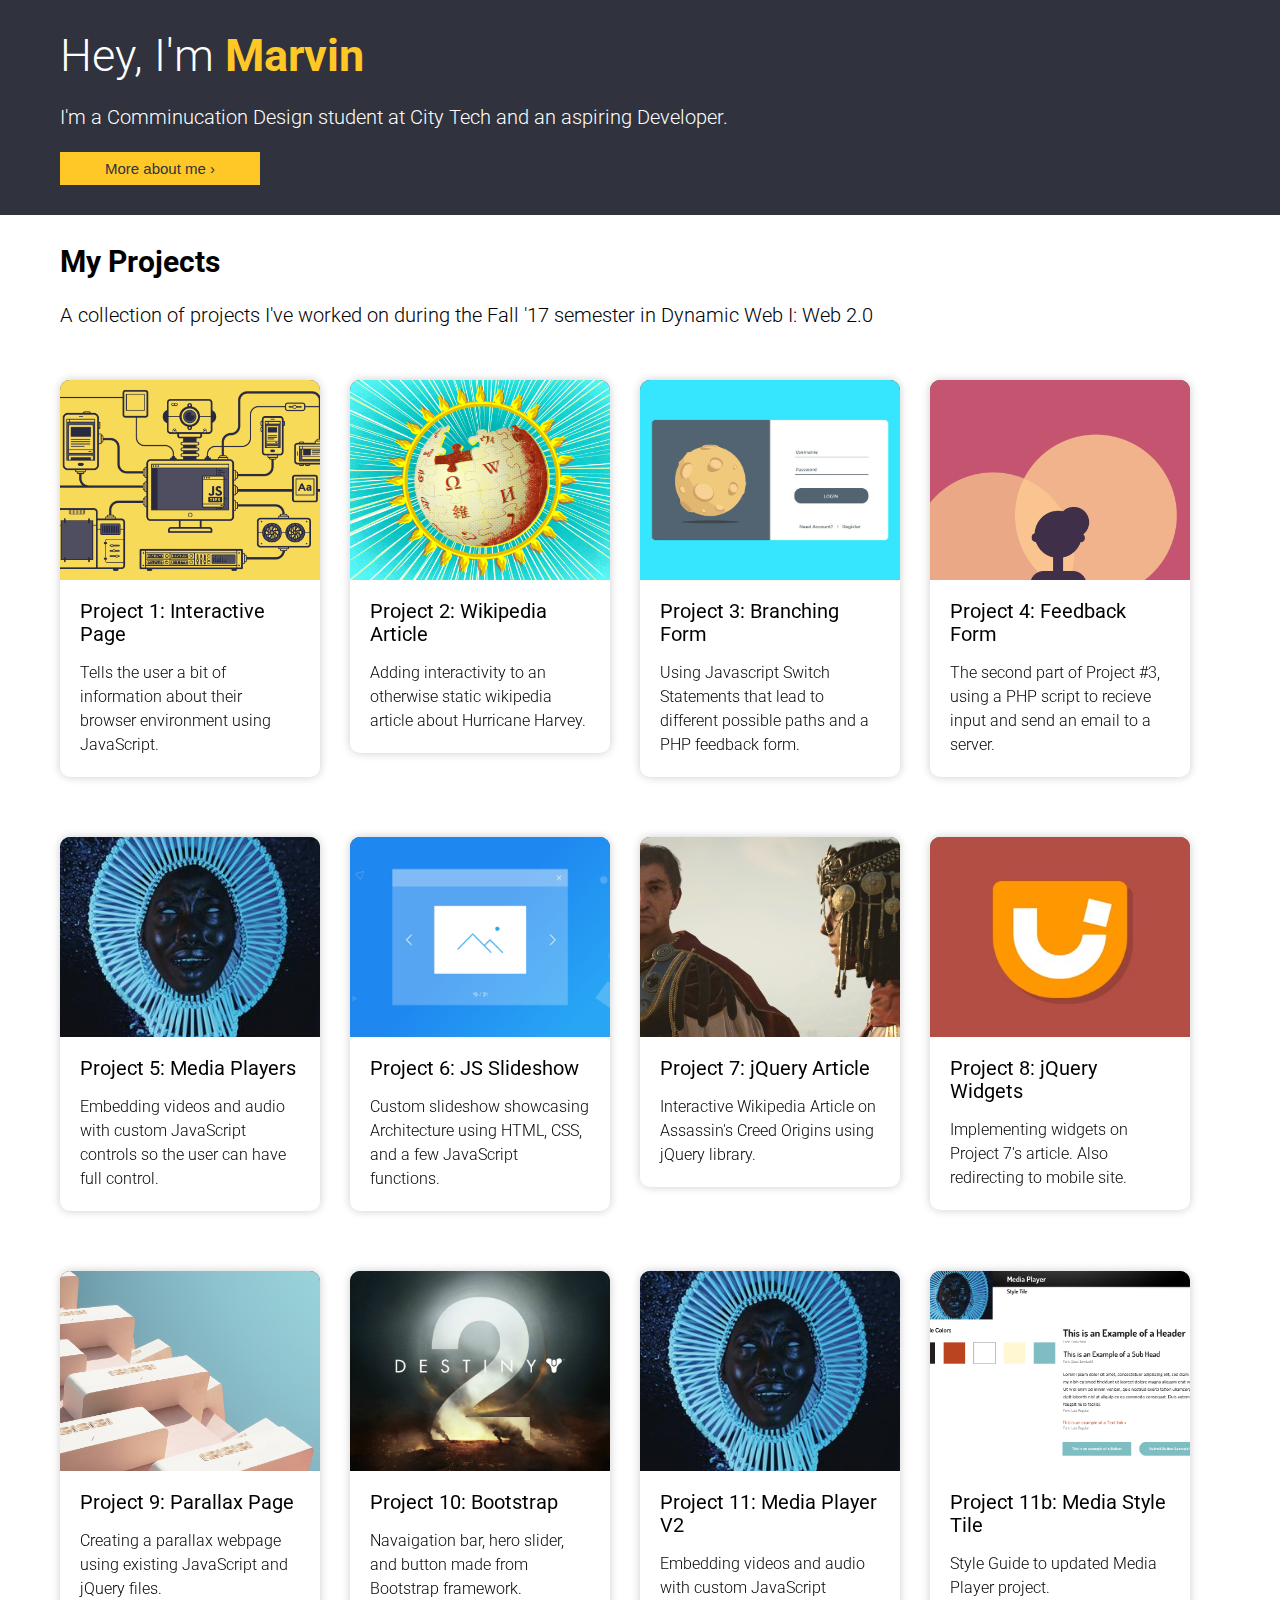
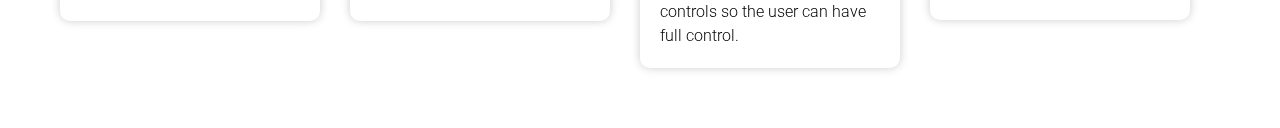
<file: index.html>
<!doctype html>
<html>
	<head>
		<meta charset="UTF-8">
		<meta name="viewport" content="width=device-width, initial-scale=1">
		<title>Marvin Martinez | Dynamic Web I: Web 2.0</title>
		<link rel="stylesheet" type="text/css" href="css/normalize.css">
		<link rel="stylesheet" type="text/css" href="css/main.css">
		<link href="https://fonts.googleapis.com/css?family=Roboto:300,400,700" rel="stylesheet">
		<script type="text/javascript" src="js/homepage.js"></script>
	</head>
	<body>
		<div id="container">
			<header>
				<div id="intro" class="wrapper">
					<h1>Hey, I'm <span>Marvin</span></h1>
					<p>I'm a Comminucation Design student at City Tech and an aspiring Developer.</p>
					<input type="button" value="More about me ›" onclick="me()" class="btn">
				</div>
			</header>
			<section>
				<div id="projects" class="wrapper">
					<h2>My Projects</h2>
					<p>A collection of projects I've worked on during the Fall '17 semester in Dynamic Web I: Web 2.0</p>
					<ul id="feed">
						<li class="feed-item hvr-grow">
							<a href="interactive-page.html">
								<div class="card">
									<figure id="project-1" class="project-img">
										<img src="img/learn-javascript.png">
									</figure>
									<div class="project-info">
										<h3>Project 1: Interactive Page</h3>
										<p class="project-copy">Tells the user a bit of information about their browser environment using JavaScript.</p>
									</div>
								</div>
							</a>
						</li>
						<li class="feed-item hvr-grow">
							<a href="wikipedia-viewer.html">
								<div class="card">
									<figure id="project-2" class="project-img">
										<img src="img/wikipedia.png">
									</figure>
									<div class="project-info">
										<h3>Project 2: Wikipedia Article</h3>
										<p class="project-copy">Adding interactivity to an otherwise static wikipedia article about Hurricane Harvey.</p>
									</div>
								</div>
							</a>
						</li>
						<li class="feed-item hvr-grow">
							<a href="branching-form.html">
								<div class="card">
									<figure id="project-3" class="project-img">
										<img src="img/branching-form.jpg">
									</figure>
									<div class="project-info">
										<h3>Project 3: Branching Form</h3>
										<p class="project-copy">Using Javascript Switch Statements that lead to different possible paths and a PHP feedback form.</p>
									</div>
								</div>
							</a>
						</li>
						<li class="feed-item hvr-grow">
							<a href="feedback.html">
								<div class="card">
									<figure id="project-4" class="project-img">
										<img src="img/feedbackform.png">
									</figure>
									<div class="project-info">
										<h3>Project 4: Feedback Form</h3>
										<p class="project-copy">The second part of Project #3, using a PHP script to recieve input and send an email to a server.</p>
									</div>
								</div>
							</a>
						</li>
						<li class="feed-item hvr-grow">
							<a href="mediaplayer.html">
								<div class="card">
									<figure id="project-5" class="project-img">
										<img src="img/awakenmylove.jpg">
									</figure>
									<div class="project-info">
										<h3>Project 5: Media Players</h3>
										<p class="project-copy">Embedding videos and audio with custom JavaScript controls so the user can have full control.</p>
									</div>
								</div>
							</a>
						</li>
						<li class="feed-item hvr-grow">
							<a href="slideshow.html">
								<div class="card">
									<figure id="project-6" class="project-img">
										<img src="img/slideshow.jpg">
									</figure>
									<div class="project-info">
										<h3>Project 6: JS Slideshow</h3>
										<p class="project-copy">Custom slideshow showcasing Architecture using HTML, CSS, and a few JavaScript functions.</p>
									</div>
								</div>
							</a>
						</li>
						<li class="feed-item hvr-grow">
							<a href="jquery-article.html">
								<div class="card">
									<figure id="project-7" class="project-img">
										<img src="img/cleo.png">
									</figure>
									<div class="project-info">
										<h3>Project 7: jQuery Article</h3>
										<p class="project-copy">Interactive Wikipedia Article on Assassin's Creed Origins using jQuery library.</p>
									</div>
								</div>
							</a>
						</li>
						<li class="feed-item hvr-grow">
							<a href="jquery-article-tooltips.html">
								<div class="card">
									<figure id="project-8" class="project-img">
										<img src="img/jquery-ui.jpg">
									</figure>
									<div class="project-info">
										<h3>Project 8: jQuery Widgets</h3>
										<p class="project-copy">Implementing widgets on Project 7's article. Also redirecting to mobile site.</p>
									</div>
								</div>
							</a>
						</li><li class="feed-item hvr-grow">
							<a href="parallax.html" target="_blank">
								<div class="card">
									<figure id="project-9" class="project-img">
										<img src="img/parallax/bcg_slide-3.jpg">
									</figure>
									<div class="project-info">
										<h3>Project 9: Parallax Page</h3>
										<p class="project-copy">Creating a parallax webpage using existing JavaScript and jQuery files.</p>
									</div>
								</div>
							</a>
						</li>
						<li class="feed-item hvr-grow">
							<a href="bootstrap.html">
								<div class="card">
									<figure id="project-10" class="project-img">
										<img src="img/bootstrap/img_3.jpg">
									</figure>
									<div class="project-info">
										<h3>Project 10: Bootstrap</h3>
										<p class="project-copy">Navaigation bar, hero slider, and button made from Bootstrap framework.</p>
									</div>
								</div>
							</a>
						</li>
						<li class="feed-item hvr-grow">
							<a href="mediaplayer-NEW.html">
								<div class="card">
									<figure id="project-11" class="project-img">
										<img src="img/awakenmylove.jpg">
									</figure>
									<div class="project-info">
										<h3>Project 11: Media Player V2</h3>
										<p class="project-copy">Embedding videos and audio with custom JavaScript controls so the user can have full control.</p>
									</div>
								</div>
							</a>
						</li>
						<li class="feed-item hvr-grow">
							<a href="img/styletile.png" target="_blank">
								<div class="card">
									<figure id="project-11b" class="project-img">
										<img src="img/styletile.png">
									</figure>
									<div class="project-info">
										<h3>Project 11b: Media Style Tile</h3>
										<p class="project-copy">Style Guide to updated Media Player project.</p>
									</div>
								</div>
							</a>
						</li>
					</ul>
				</div>
			</section>
		</div>
	</body> 
</html>
</file>
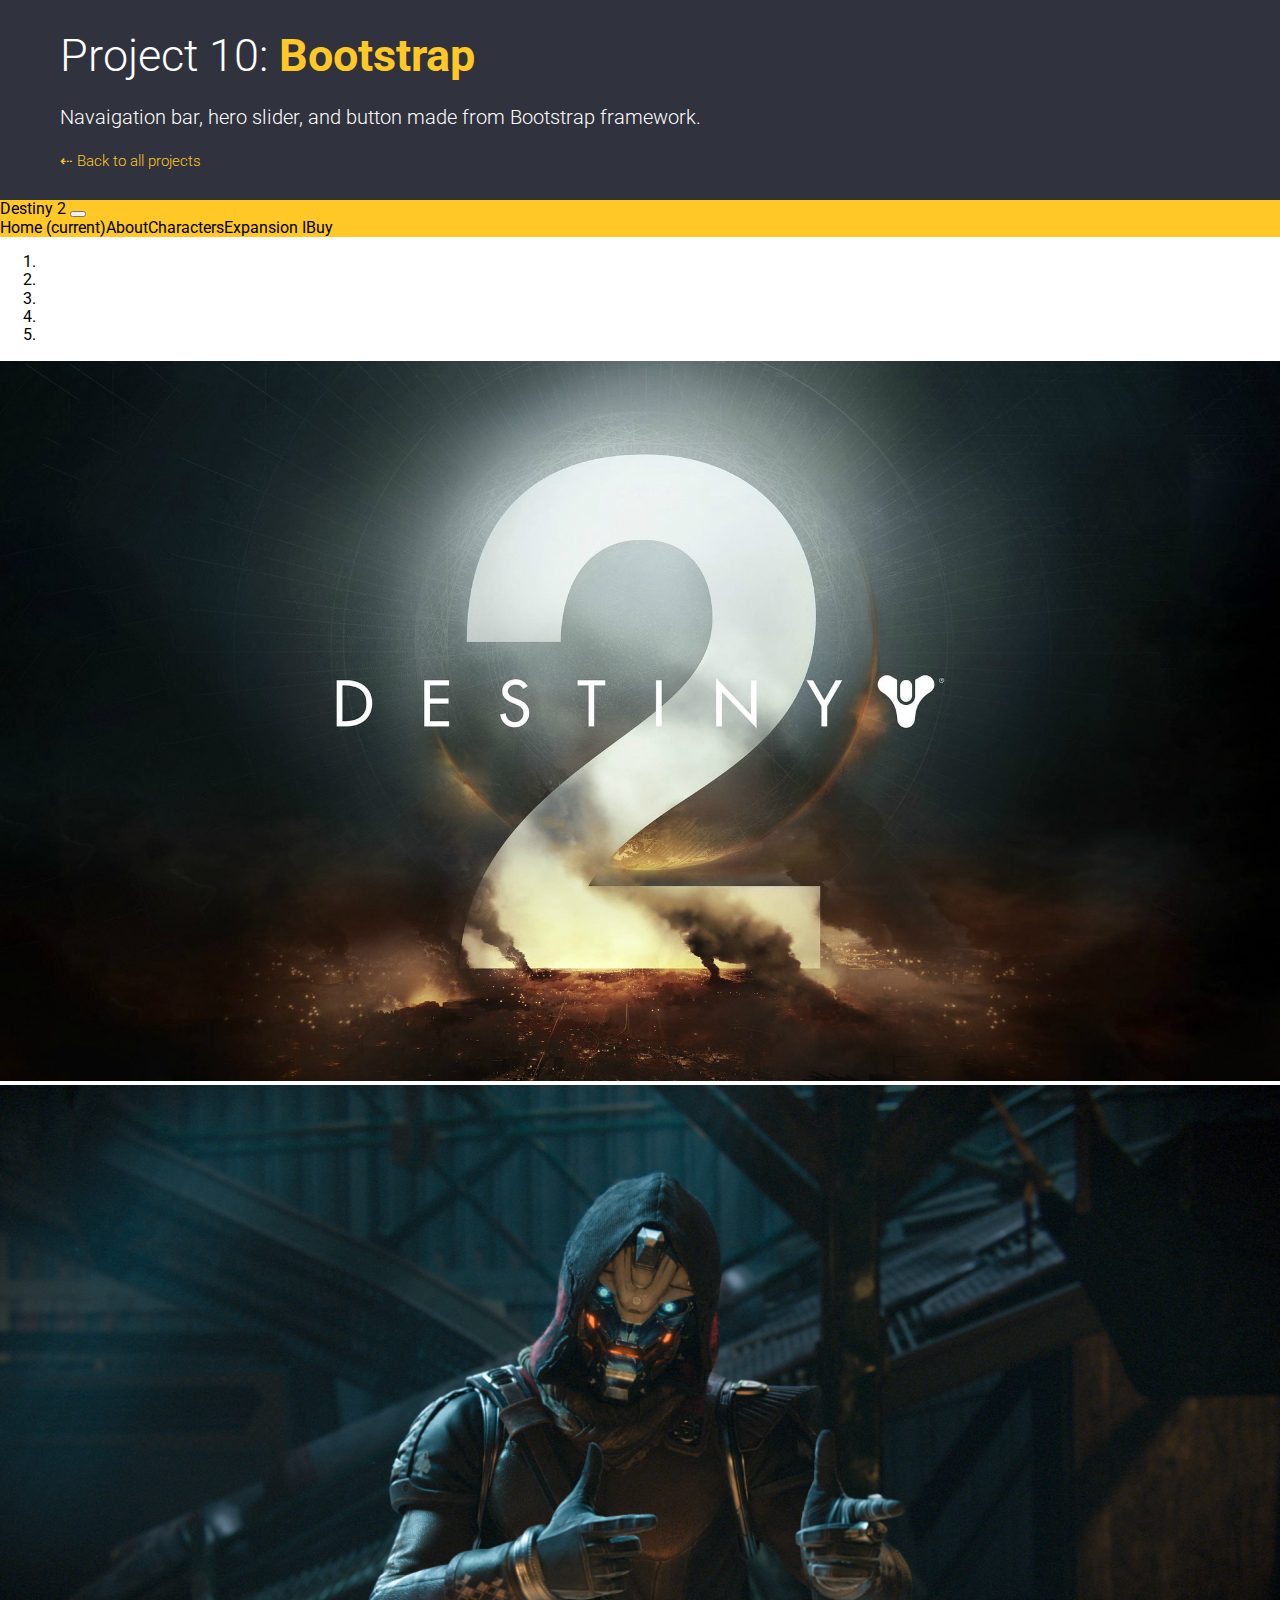
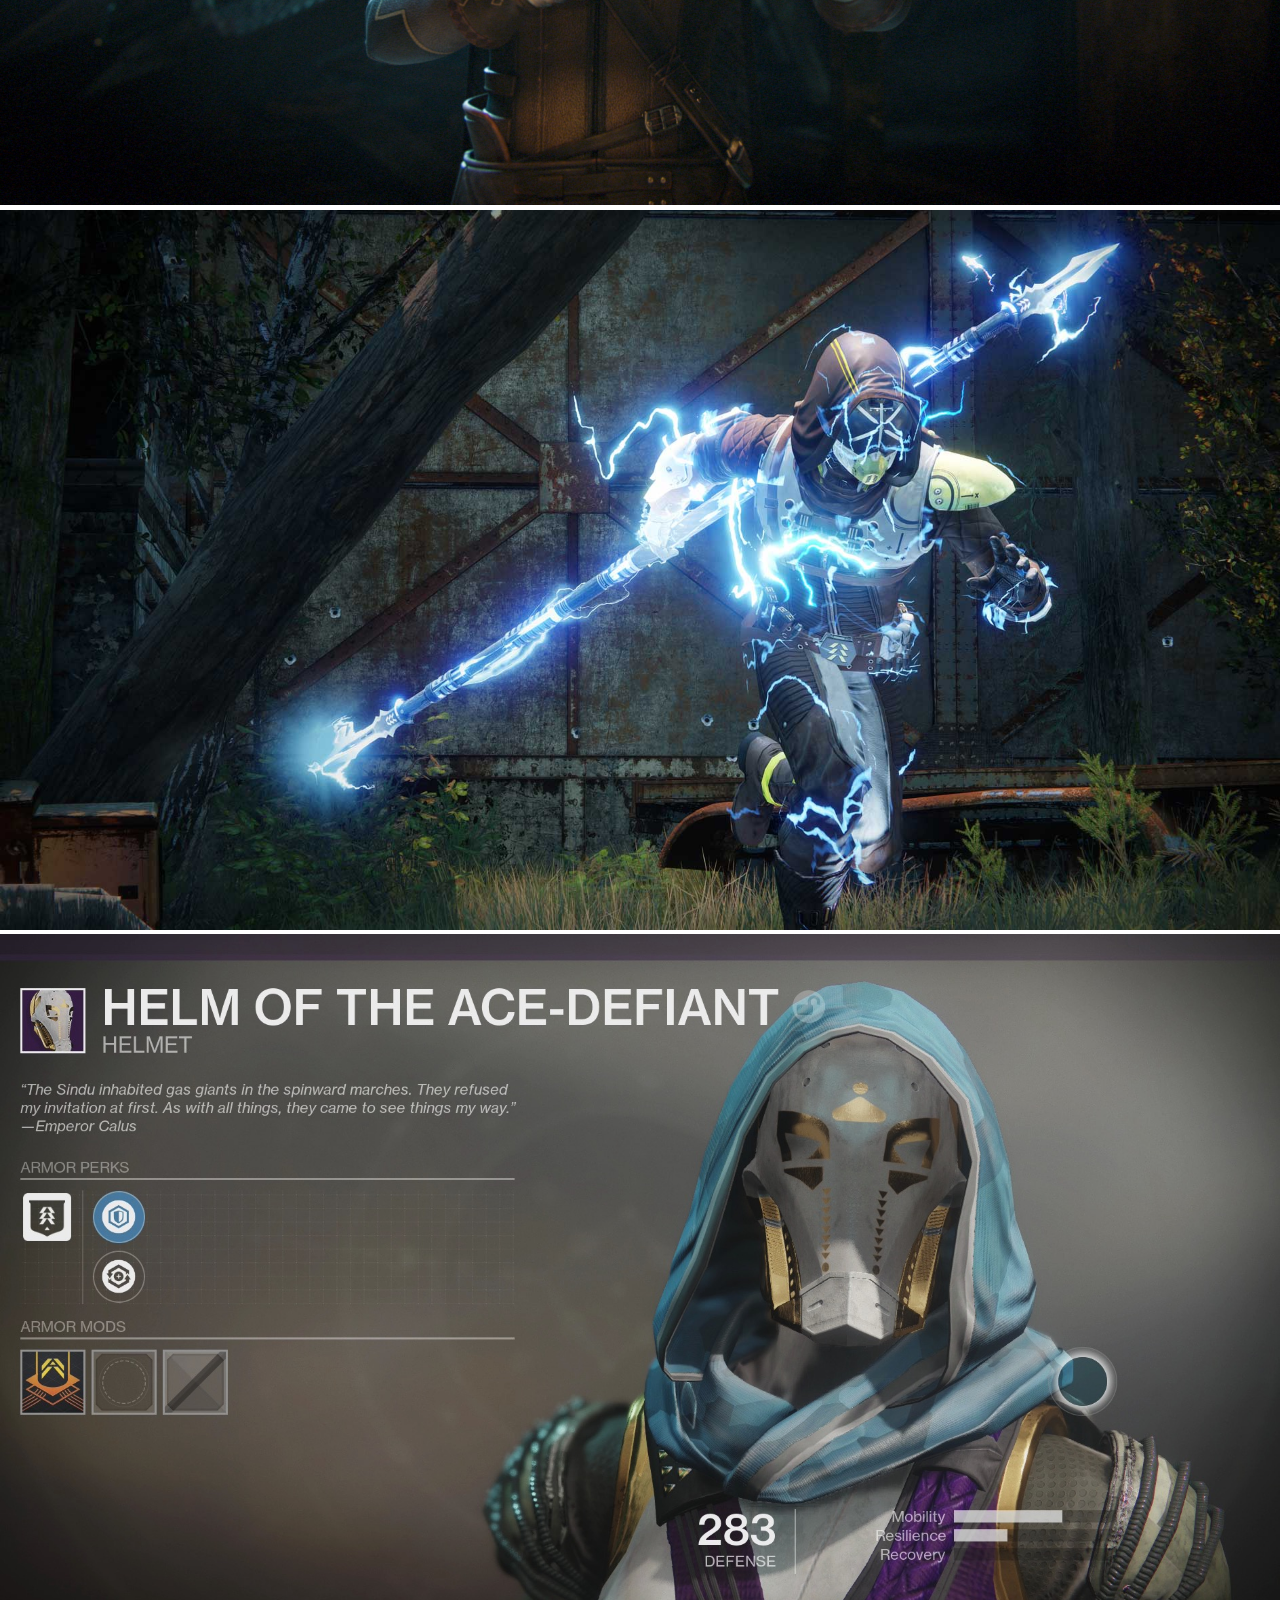
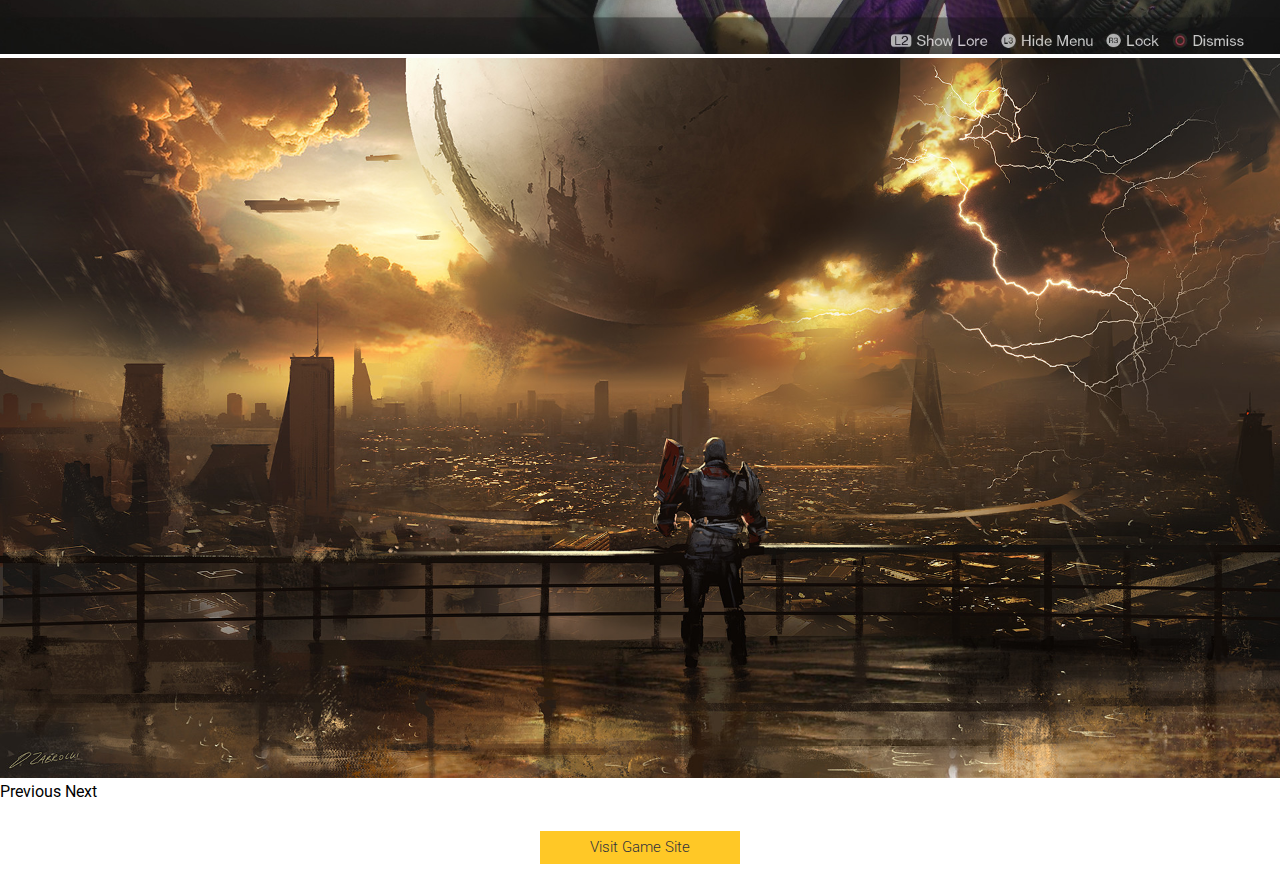
<file: bootstrap.html>
<!doctype html>
<html>
<head>
<meta charset="UTF-8">
<meta name="viewport" content="width=device-width, initial-scale=1, shrink-to-fit=no">
<title>Project #10: Bootstrap Components</title>
<!-- Latest compiled and minified CSS -->

<link rel="stylesheet" type="text/css" href="css/normalize.css">
    <link rel="stylesheet" type="text/css" href="css/main.css">
    <link href="https://fonts.googleapis.com/css?family=Roboto:300,400,700" rel="stylesheet">

<link rel="stylesheet" href="https://maxcdn.bootstrapcdn.com/bootstrap/4.0.0-beta.2/css/bootstrap.min.css" integrity="sha384-PsH8R72JQ3SOdhVi3uxftmaW6Vc51MKb0q5P2rRUpPvrszuE4W1povHYgTpBfshb" crossorigin="anonymous"> 

<link rel="stylesheet" type="text/css" href="css/bootstrap_project.css">

<!-- Latest compiled and minified jquery and bootstrap.js -->
<script src="https://code.jquery.com/jquery-3.2.1.slim.min.js" integrity="sha384-KJ3o2DKtIkvYIK3UENzmM7KCkRr/rE9/Qpg6aAZGJwFDMVNA/GpGFF93hXpG5KkN" crossorigin="anonymous"></script>
<script src="https://cdnjs.cloudflare.com/ajax/libs/popper.js/1.12.3/umd/popper.min.js" integrity="sha384-vFJXuSJphROIrBnz7yo7oB41mKfc8JzQZiCq4NCceLEaO4IHwicKwpJf9c9IpFgh" crossorigin="anonymous"></script>
<script src="https://maxcdn.bootstrapcdn.com/bootstrap/4.0.0-beta.2/js/bootstrap.min.js" integrity="sha384-alpBpkh1PFOepccYVYDB4do5UnbKysX5WZXm3XxPqe5iKTfUKjNkCk9SaVuEZflJ" crossorigin="anonymous"></script>
</head>

<body>

<div id="container">
      <header>
        <div id="intro" class="wrapper">
          <h1>Project 10: <span>Bootstrap</span></h1>
          <p>Navaigation bar, hero slider, and button made from Bootstrap framework.</p>
          <a href="index.html" class="header-link">⇠ Back to all projects</a>
        </div>
      </header>
      <nav class="navbar navbar-expand-lg navbar-light bg-light">
        <a class="navbar-brand" href="#">Destiny 2</a>
        <button class="navbar-toggler" type="button" data-toggle="collapse" data-target="#navbarNav" aria-controls="navbarNav" aria-expanded="false" aria-label="Toggle navigation">
          <span class="navbar-toggler-icon"></span>
        </button>
        <div class="collapse navbar-collapse" id="navbarNav">
          <ul class="navbar-nav">
            <li class="nav-item active">
              <a class="nav-link" href="bootstrap.html">Home <span class="sr-only">(current)</span></a>
            </li>
            <li class="nav-item">
              <a class="nav-link" href="https://www.destinythegame.com/game" target="_blank">About</a>
            </li>
            <li class="nav-item">
              <a class="nav-link" href="https://www.destinythegame.com/story" target="_blank">Characters</a>
            </li>
            <li class="nav-item">
              <a class="nav-link" href="https://www.destinythegame.com/expansion1" target="_blank">Expansion I</a>
            </li>
            <li class="nav-item">
              <a class="nav-link" href="https://www.destinythegame.com/buy" target="_blank">Buy</a>
            </li>
          </ul>
        </div>
      </nav>

      <div id="carouselExampleIndicators" class="carousel slide" data-ride="carousel">
        <ol class="carousel-indicators">
          <li data-target="#carouselExampleIndicators" data-slide-to="0" class="active"></li>
          <li data-target="#carouselExampleIndicators" data-slide-to="1"></li>
          <li data-target="#carouselExampleIndicators" data-slide-to="2"></li>
          <li data-target="#carouselExampleIndicators" data-slide-to="3"></li>
          <li data-target="#carouselExampleIndicators" data-slide-to="4"></li>
        </ol>
        <div class="carousel-inner" role="listbox">
          <div class="carousel-item active">
            <img class="d-block img-fluid" src="img/bootstrap/img_3.jpg" alt="First slide">
          </div>
          <div class="carousel-item">
            <img class="d-block img-fluid" src="img/bootstrap/img_1.jpg" alt="Second slide">
          </div>
          <div class="carousel-item">
            <img class="d-block img-fluid" src="img/bootstrap/img_2.jpg" alt="Third slide">
          </div>
          <div class="carousel-item">
            <img class="d-block img-fluid" src="img/bootstrap/img_4.jpg" alt="Third slide">
          </div>
          <div class="carousel-item">
            <img class="d-block img-fluid" src="img/bootstrap/img_5.jpg" alt="Third slide">
          </div>
        </div>
        <a class="carousel-control-prev" href="#carouselExampleIndicators" role="button" data-slide="prev">
          <span class="carousel-control-prev-icon" aria-hidden="true"></span>
          <span class="sr-only">Previous</span>
        </a>
        <a class="carousel-control-next" href="#carouselExampleIndicators" role="button" data-slide="next">
          <span class="carousel-control-next-icon" aria-hidden="true"></span>
          <span class="sr-only">Next</span>
        </a>
      </div>


      <a href="https://www.destinythegame.com/home" target="_b
      " class="btn btn-lg btn-info">Visit Game Site <span class="glyphicon glyphicon-share"></span></a>
      
    </div>

</body>
</html>
</file>
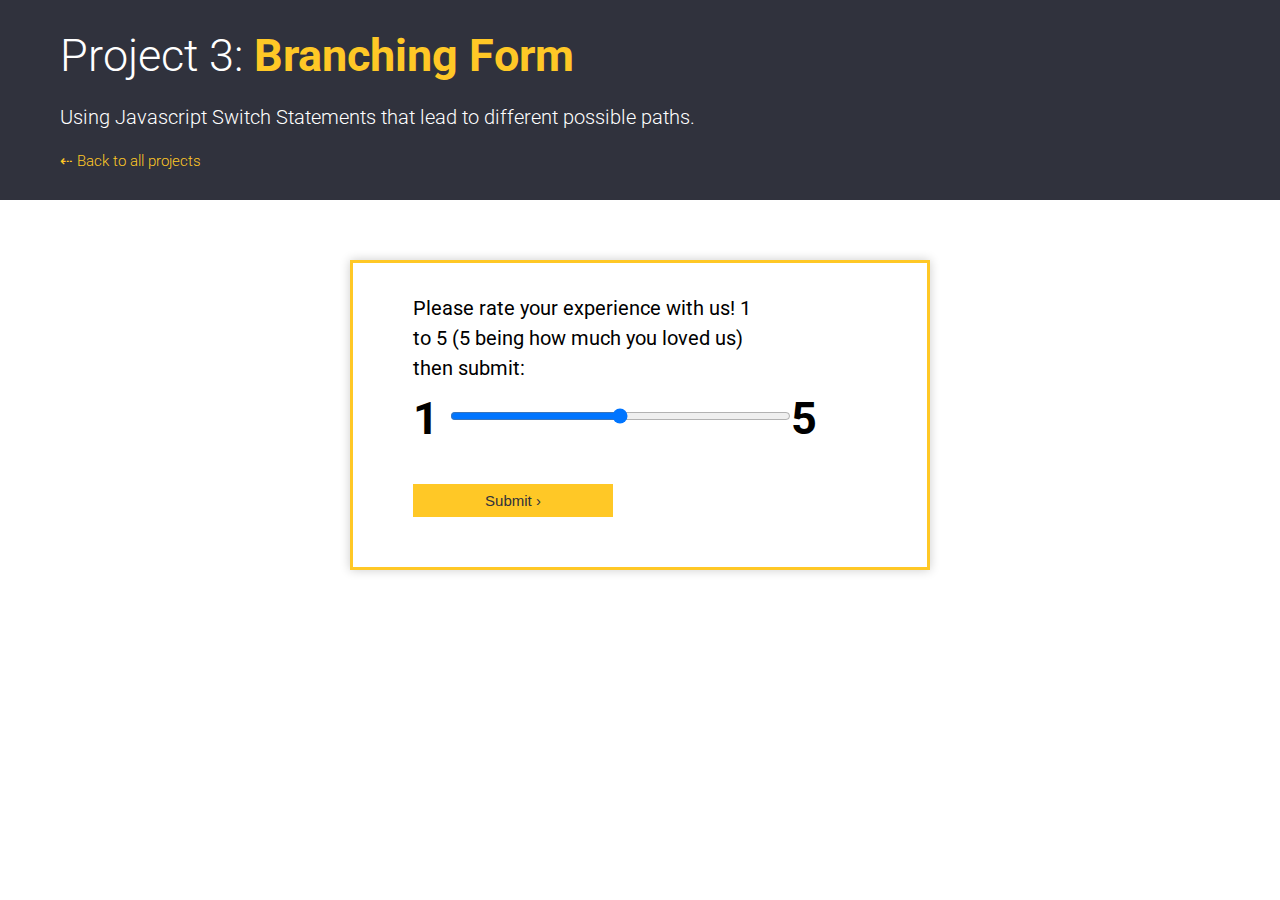
<file: branching-form.html>
<!doctype html>
<html>
	<head>
		<meta charset="UTF-8">
		<title>Project 3: JS & PHP Form</title>
		<link rel="stylesheet" type="text/css" href="css/normalize.css">
		<link rel="stylesheet" type="text/css" href="css/main.css">
		<link rel="stylesheet" type="text/css" href="css/branching-form.css">
		<link href="https://fonts.googleapis.com/css?family=Roboto:300,400,700" rel="stylesheet">
		<script type="text/javascript" src="js/branching-form.js"></script>
	</head>
	<body>
		<div id="container">
			<header>
				<div id="intro" class="wrapper">
					<h1>Project 3: <span id="project_name">Branching Form</span></h1>
					<p id="project-heading-text">Using Javascript Switch Statements that lead to different possible paths.</p>
					<a href="index.html" class="header-link" id="all_projects">⇠ Back to all projects</a>
				</div>
			</header>
			<section>
				<div class="wrapper">
					<div class="wrapper formWrapper"">
					<h3>Please rate your experience with us! 1 to 5 (5 being how much you loved us) then submit:</h3>
					<!--this part of the form remains the same in both the static
					and interactive models-->
					<form>
					<h1>
						<span id="sucks">1</span> <input type="range"
						min="1" max="5" name="rating" id="rating"><span id="awesome">5</span>
					</h1>
					<!--this part of the form changes for the static and
					interactive models-->
					</form>
					<h1>
					<button onclick="feedback()" class="btn">
					Submit ›</button>
					</h1>
					<h3 id="response"></h3>	
					</div>					
				</div>
			</section>
		</div>
	</body> 
</html>
</file>
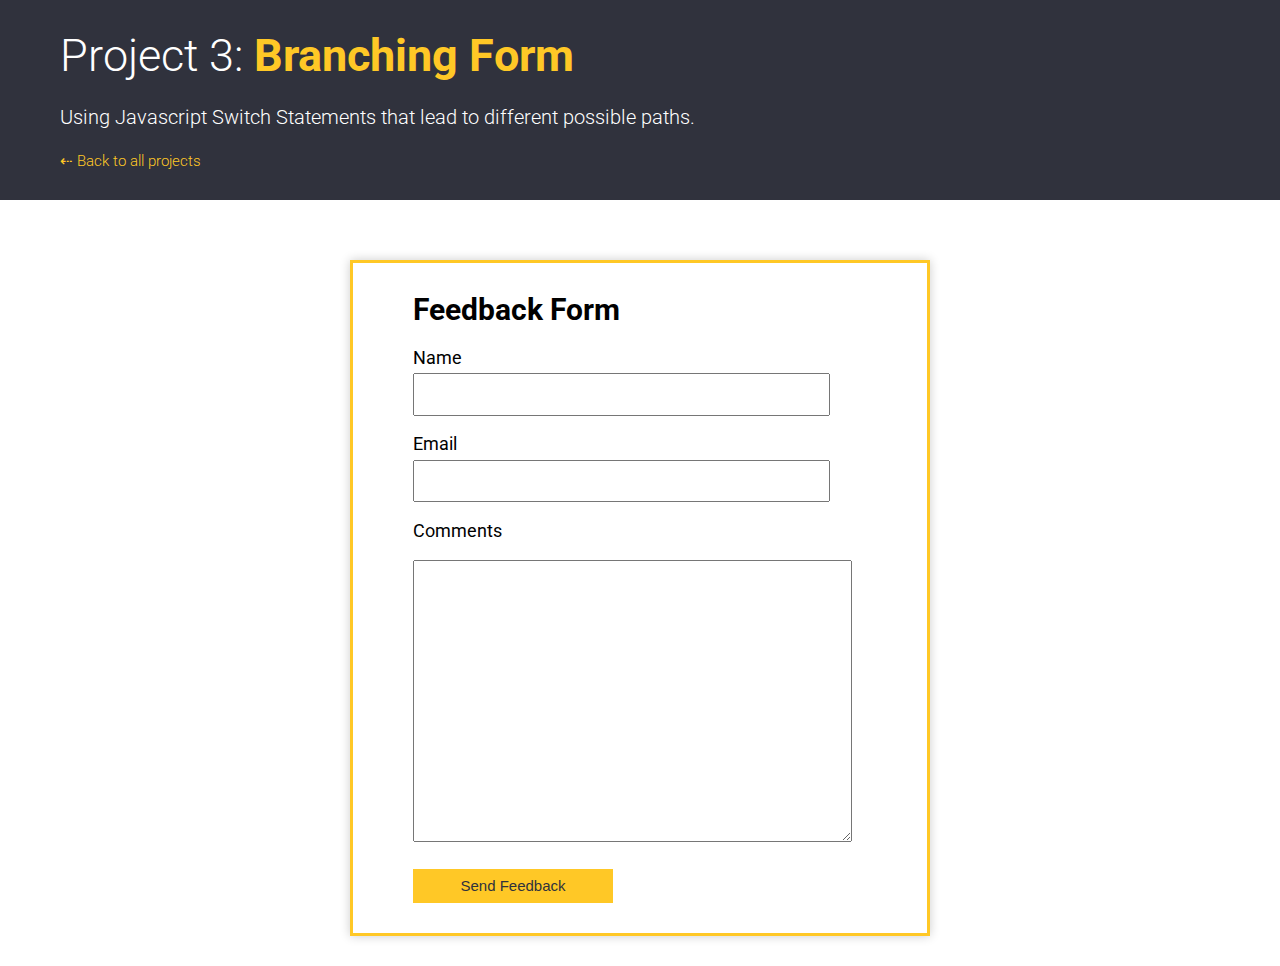
<file: feedback.html>
<!doctype html>
<html>
	<head>
		<meta charset="UTF-8">
		<title>Project 3: JS & PHP Form</title>
		<link rel="stylesheet" type="text/css" href="css/normalize.css">
		<link rel="stylesheet" type="text/css" href="css/main.css">
		<link rel="stylesheet" type="text/css" href="css/branching-form.css">
		<link href="https://fonts.googleapis.com/css?family=Roboto:300,400,700" rel="stylesheet">
		<script type="text/javascript" src="js/branching-form.js"></script>
	</head>
	<body>
		<div id="container">
			<header>
				<div id="intro" class="wrapper">
					<h1>Project 3: <span id="project_name">Branching Form</span></h1>
					<p id="project-heading-text">Using Javascript Switch Statements that lead to different possible paths.</p>
					<a href="index.html" class="header-link" id="all_projects">⇠ Back to all projects</a>
				</div>
			</header>
			<section>
				<div class="wrapper">
					<div class="wrapper formWrapper"">
					<h2>Feedback Form</h2>
					<form action="feedback.php" method="post" id="tswfbform" accept-charset="UTF-8">
						<label for="tswname" class="label-style">Name</label> <input type="text" name="fullname" style="max-width: 100%;" id="tswname" size="39" /><br />&nbsp;<br />
						<label for="tswemail" class="label-style">Email</label> <input type="text" style="max-width: 100%;" id="tswemail" name="email" size="39" /><br />&nbsp;<br />
						<label for="tswcomments" class="label-style">Comments</label><br />&nbsp;<br />
						<textarea rows="15" cols="45" name="comments" style="max-width: 100%;" id="tswcomments"></textarea>
						<br />&nbsp;<br />
							<input id="tswsubmit" class="btn" type="submit" value="Send Feedback" />
					</form>
					</div>					
				</div>
			</section>
		</div>
	</body> 
</html>
</file>
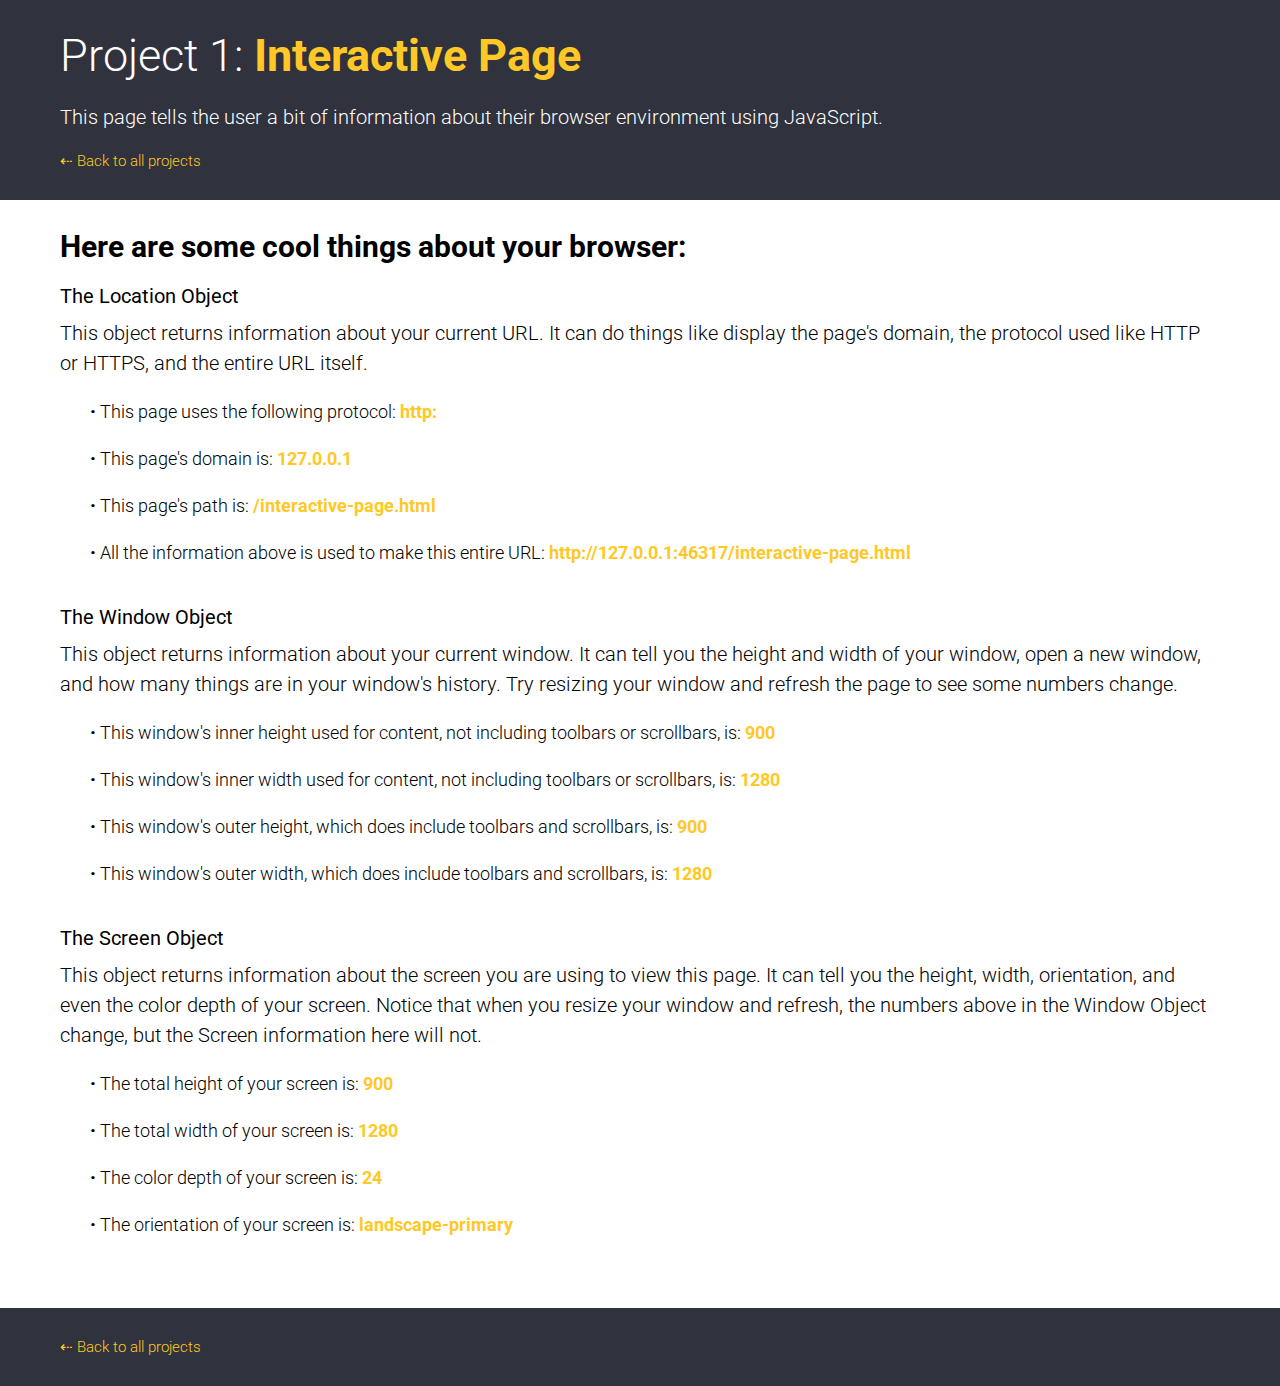
<file: interactive-page.html>
<!doctype html>
<html>
	<head>
		<meta charset="UTF-8">
		<title>Project 1: Interactive Page</title>
		<link rel="stylesheet" type="text/css" href="css/normalize.css">
		<link rel="stylesheet" type="text/css" href="css/main.css">
		<link href="https://fonts.googleapis.com/css?family=Roboto:300,400,700" rel="stylesheet">
	</head>
	<body>
		<div id="container">
			<header>
				<div id="intro" class="wrapper">
					<h1>Project 1: <span>Interactive Page</span></h1>
					<p>This page tells the user a bit of information about their browser environment using JavaScript.</p>
					<a href="index.html" class="header-link">⇠ Back to all projects</a>
				</div>
			</header>
			<section>
				<div class="wrapper">
					<h2>Here are some cool things about your browser:</h2>
					<div class="object-type">
						<div>
							<h3>The Location Object</h3>
							<p>This object returns information about your current URL. It can do things like display the page's domain, the protocol used like HTTP or HTTPS, and the entire URL itself.</p>
						</div>
						<div class="object-info">
							<p>• This page uses the following protocol: <span class="page-info"><script>document.write(location.protocol);</script></span></p>
							<p>• This page's domain is: <span class="page-info"><script>document.write(location.hostname);</script></span></p>
							<p>• This page's path is: <span class="page-info"><script>document.write(location.pathname);</script></span></p>
							<p>• All the information above is used to make this entire URL: <span class="page-info"><script>document.write(location.href);</script></span></p>
						</div>
					</div>
					<div class="object-type">
						<div>
							<h3>The Window Object</h3>
							<p>This object returns information about your current window. It can tell you the height and width of your window, open a new window, and how many things are in your window's history. Try resizing your window and refresh the page to see some numbers change.</p>
						</div>
						<div class="object-info">
							<p>• This window's inner height used for content, not including toolbars or scrollbars, is: <span class="page-info"><script>document.write(window.innerHeight);</script></span></p>
							<p>• This window's inner width used for content, not including toolbars or scrollbars, is: <span class="page-info"><script>document.write(window.innerWidth);</script></span></p>
							<p>• This window's outer height, which does include toolbars and scrollbars, is: <span class="page-info"><script>document.write(window.outerHeight);</script></span></p>
							<p>• This window's outer width, which does include toolbars and scrollbars, is: <span class="page-info"><script>document.write(window.outerWidth);</script></span></p>
						</div>
					</div>
					<div class="object-type">
						<div>
							<h3>The Screen Object</h3>
							<p>This object returns information about the screen you are using to view this page. It can tell you the height, width, orientation, and even the color depth of your screen. Notice that when you resize your window and refresh, the numbers above in the Window Object change, but the Screen information here will not.</p>
						</div>
						<div class="object-info">
							<p>• The total height of your screen is: <span class="page-info"><script>document.write(screen.height);</script></span></p>
							<p>• The total width of your screen is: <span class="page-info"><script>document.write(screen.width);</script></span></p>
							<p>• The color depth of your screen is: <span class="page-info"><script>document.write(screen.colorDepth);</script></span></p>
							<p>• The orientation of your screen is: <span class="page-info"><script>document.write(screen.orientation.type);</script></span></p>
						</div>
					</div>
				</div>
			</section>
			<footer>
				<div class="wrapper">
					<a href="index.html" class="header-link">⇠ Back to all projects</a>
				</div>
			</footer>
		</div>
	</body> 
</html>
</file>
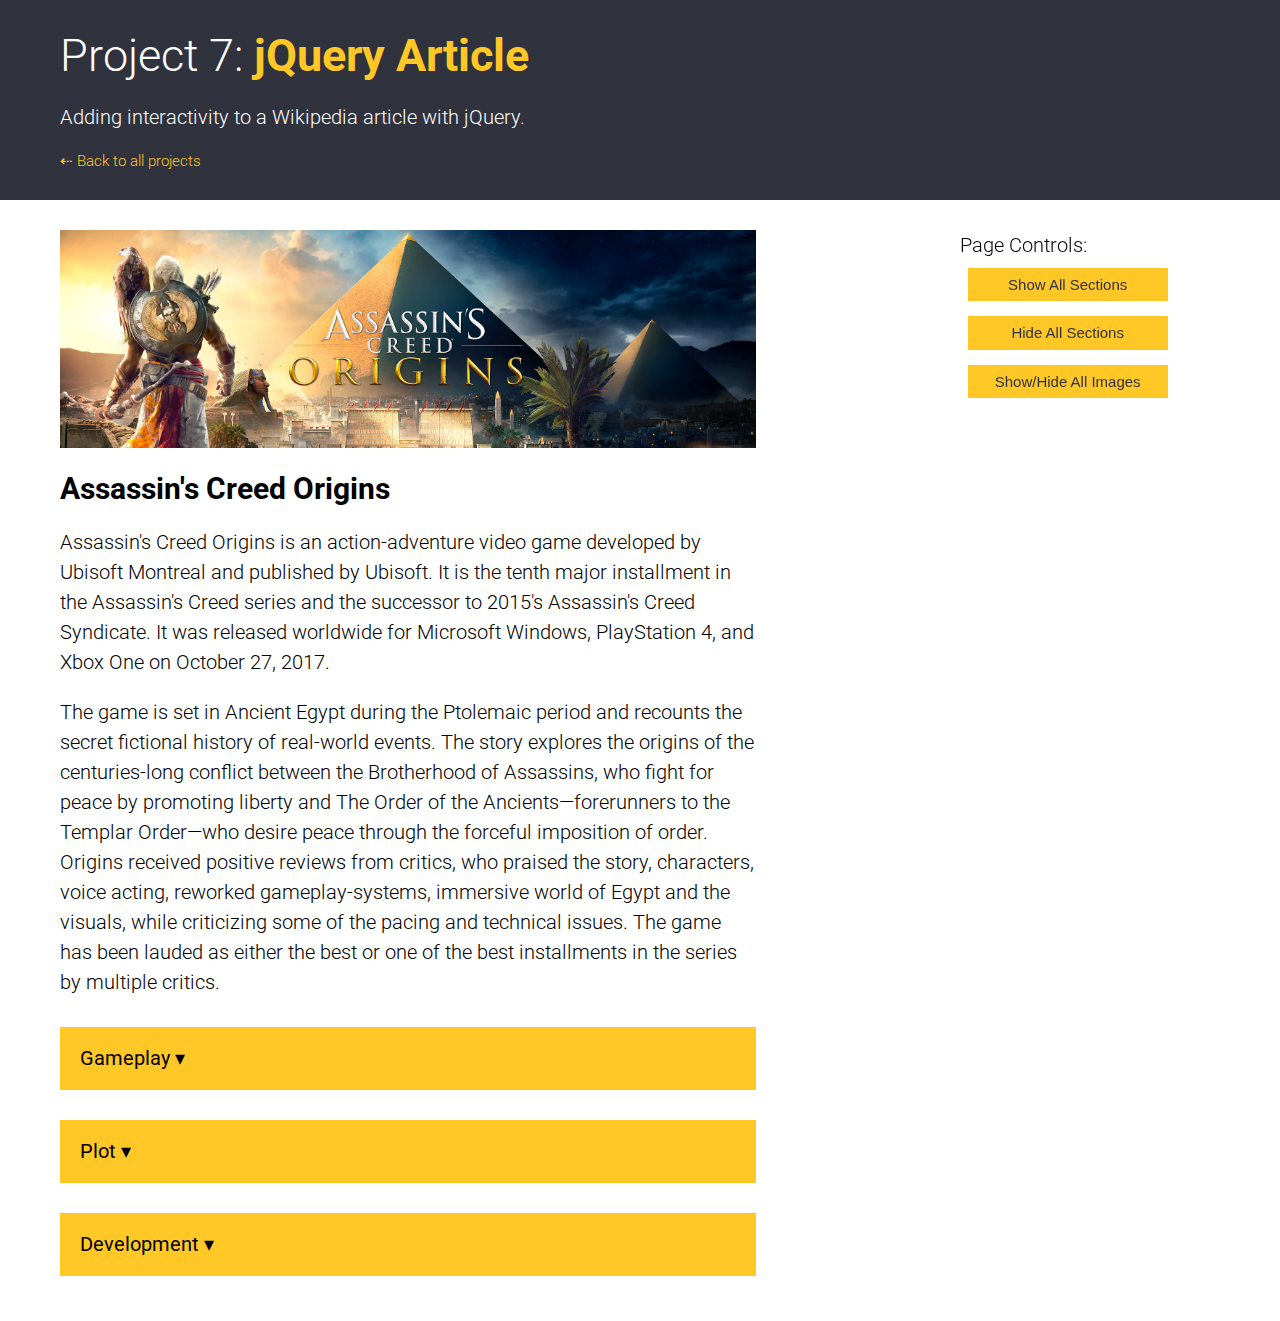
<file: jquery-article.html>
<!doctype html>
<html>
	<head>
		<meta charset="UTF-8">
		<title>Project 7: jQuery Article</title>
		<link rel="stylesheet" type="text/css" href="css/normalize.css">
		<link rel="stylesheet" type="text/css" href="css/main.css">
		<link rel="stylesheet" type="text/css" href="css/wikipedia.css">
		<link rel="stylesheet" type="text/css" href="css/jquery-article.css">
		<link href="https://fonts.googleapis.com/css?family=Roboto:300,400,700" rel="stylesheet"><script src="https://ajax.googleapis.com/ajax/libs/jquery/3.2.1/jquery.min.js"></script>
		<script type="text/javascript" src="js/jquery-article.js"></script>
	</head>
	<body>
		<div id="container">
			<header>
				<div id="intro" class="wrapper">
					<h1>Project 7: <span id="project_name">jQuery Article</span></h1>
					<p id="project-heading-text">Adding interactivity to a Wikipedia article with jQuery.</p>
					<a href="index.html" class="header-link" id="all_projects">⇠ Back to all projects</a>
				</div>
			</header>
			<section>
				<div class="wrapper">
					<div id="article-heading">
						<article id="article-description">
							<img id="hero" src="img/assassins_creed.jpg">
							<h2>Assassin's Creed Origins</h2>
							<p>Assassin's Creed Origins is an action-adventure video game developed by Ubisoft Montreal and published by Ubisoft. It is the tenth major installment in the Assassin's Creed series and the successor to 2015's Assassin's Creed Syndicate. It was released worldwide for Microsoft Windows, PlayStation 4, and Xbox One on October 27, 2017.</p>

							<p>The game is set in Ancient Egypt during the Ptolemaic period and recounts the secret fictional history of real-world events. The story explores the origins of the centuries-long conflict between the Brotherhood of Assassins, who fight for peace by promoting liberty and The Order of the Ancients—forerunners to the Templar Order—who desire peace through the forceful imposition of order. Origins received positive reviews from critics, who praised the story, characters, voice acting, reworked gameplay-systems, immersive world of Egypt and the visuals, while criticizing some of the pacing and technical issues. The game has been lauded as either the best or one of the best installments in the series by multiple critics.</p>

							<h3 id="mHistory_heading" class="toggle_button">Gameplay   ▾</h3>
							<div id="mHistory_text">
							<p>Assassin's Creed Origins is an action-adventure stealth game played from a third-person perspective. Players complete quests—linear scenarios with set objectives—to progress through the story, earn experience points, and acquire new skills. Outside of quests, players can freely roam the open world environment on foot, horseback, camel-back or boat to explore locations, complete optional side-quests and unlock weapons and equipment.</p>
							<p>The "eagle vision" mode, which was used by the franchise to give players the ability to scout an area by highlighting enemies and objects, has been replaced by a Bonelli's eagle named Senu as a companion. Players are able to take control of Senu and scout an area in advance, highlighting enemies which will then be visible when they return to controlling Bayek, the game's main character. Players can also tame various predators which will serve as a companion for the players and assist them against enemies. Naval combat, underwater exploration and tomb raiding return to the series. However, unlike previous games in the series, Origins Does not include many tall structures for climbing to unlock areas of the map.</p>
							<p>The game also features revised combat mechanics. Previous titles in the Assassin's Creed series used a "paired animation system" whereby the player character would engage with an enemy and combat would be dictated by a series of predeterminted animations based on player inputs and scripted AI movements. Assassin's Creed Origins will move to a "hit-box system". When the player wields a weapon, they will strike at whatever is in range, allowing them to hit enemies directly, injure individual body parts, and creating the possibility of missing an enemy entirely. Complementing this is the way weapons fall into different categories and are rated on their damage dealt, speed and range.</p>
							<img src="img/gameplay.jpg">
							<p>(Click to enlarge)</p>
							</div>
							
							<h3 id="effects_heading" class="toggle_button">Plot   ▾</h3>
							<div id="effects_text">
							<p>The player takes on the role of a Medjay named Bayek as he works to protect the people of the Ptolemaic Kingdom during a time of widespread upheaval: the Pharaoh, Ptolemy XIII, struggles to maintain his rule whilst harbouring ambitions of expanding his kingdom; his sister, the recently deposed Cleopatra, begins marshalling loyalist forces to launch a counter-coup against Ptolemy; and frequent incursions into the Kingdom by the Roman Republic under the command of Julius Caesar lead to fears of an imminent invasion. Bayek's role as a Medjay brings him into contact with the secretive forces manipulating these events and sees him become the first Assassin.</p>
							<img src="img/cleo.png">
							<p>(Click to enlarge)</p>
							</div>
							
							<h3 id="aftermath_heading" class="toggle_button">Development   ▾</h3>
							<div id="aftermath_text">
							<p>Development of Assassin's Creed Origins started in early 2014, after the completion of Assassin's Creed IV: Black Flag. The series had been following a yearly release cycle, but after the launch of Assassin's Creed Syndicate in 2015, Ubisoft chose to delay the release of Origins until 2017. Ubisoft CEO Yves Guillemot cited a desire to focus on the quality of the individual titles, the opportunity to develop future games with new engines, and the disappointing sales of Syndicate as the reasons behind the decision. The team enlisted Ubisoft Kiev to develop the PC version in parallel with the console versions.</p>

							<p>Information on Origins, then titled Assassin's Creed Empire, first leaked in January 2017, showing several screenshots of a character on a boat and in front of a cave. The game was officially revealed on June 11, 2017. It is being developed using the latest iteration of the AnvilNext engine.[citation needed] During production of Assassin's Creed III in November 2011 Ubisoft conducted a fan survey exploring potential settings for future titles. Ancient Egypt was one of the most popular choices, but Alex Hutchinson, the creative director of Assassin's Creed III, dismissed the results as he considered Ancient Egypt—as with the other two chosen settings, feudal Japan and World War II—as being "the worst choices" for a setting. The development team hired Egyptologists to assist in making the open world more accurate to the time period.</p>
							<img src="img/development.jpg">
							<p>(Click to enlarge)</p>
							</div>
						</article>
						<div id="font-buttons">
							<p>Page Controls:</p>
							<button id="expandAllText" class="btn">Show All Sections</button>
							<button id="hideAllText" class="btn">Hide All Sections</button>
							<button id="showAllImages" class="btn" >Show/Hide All Images</button>
						</div>
					</div>
				</div>
			</section>
		</div>
	</body> 
</html>
</file>
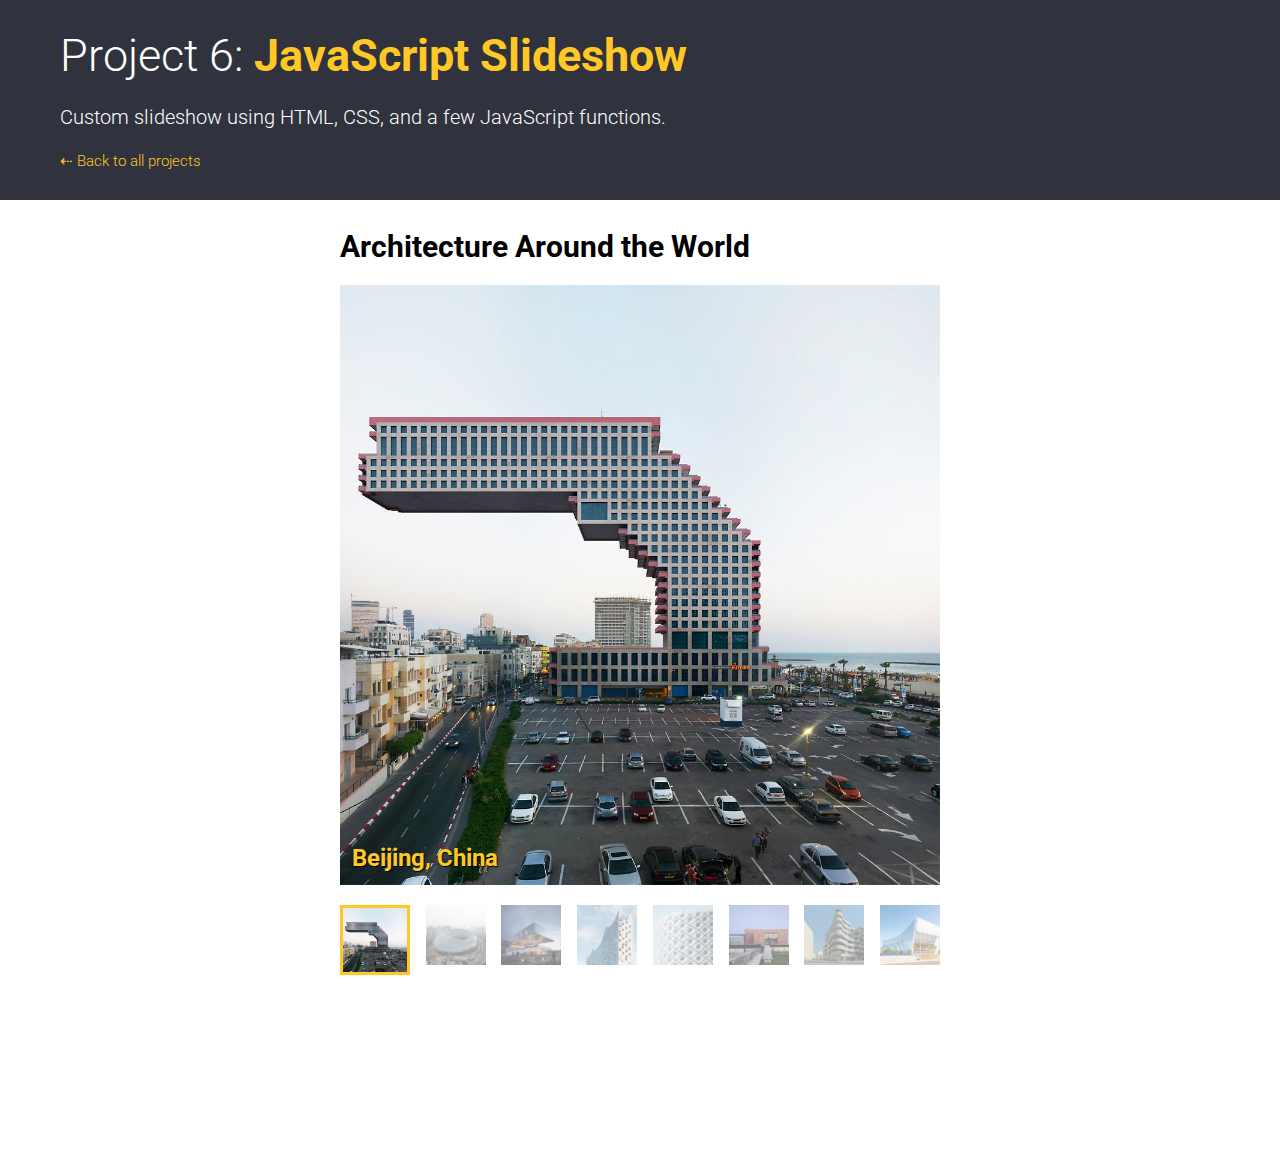
<file: slideshow.html>
<!doctype html>
<html>
	<head>
		<meta charset="UTF-8">
		<title>Project 6: JavaScript Slideshow</title>
		<link rel="stylesheet" type="text/css" href="css/normalize.css">
		<link rel="stylesheet" type="text/css" href="css/main.css">
		<link rel="stylesheet" type="text/css" href="css/slideshow.css">
		<script type="text/javascript" src="js/slideshow.js"></script>
		<link href="https://fonts.googleapis.com/css?family=Roboto:300,400,700" rel="stylesheet">
		<!-- <script type="text/javascript" src="js/mediaplayer.js"></script> -->
	</head>
	<body>
		<div id="container">
			<header>
				<div id="intro" class="wrapper">
					<h1>Project 6: <span id="project_name">JavaScript Slideshow</span></h1>
					<p id="project-heading-text">Custom slideshow using HTML, CSS, and a few JavaScript functions.</p>
					<a href="index.html" class="header-link" id="all_projects">⇠ Back to all projects</a>
				</div>
			</header>
			<section>
				<div class="wrapper">
					<div id="galleryWrapper">
						<h2>Architecture Around the World</h2>
						<div id="gallery">
						  <img src="img/gallery/image_1.jpg" alt="Beijing, China" class="active" id="1">
						  <img src="img/gallery/image_2.jpg" alt="Casablanca, Morocco" class="" id="2">
						  <img src="img/gallery/image_3.jpg" alt="Abidjan, Ivory Coast" class="" id="3">
						  <img src="img/gallery/image_4.jpg" alt="Madrid, Spain" class="" id="4">
						  <img src="img/gallery/image_5.png" alt="Mumbai, India" class="" id="5">
						  <img src="img/gallery/image_6.jpg" alt="Yokohama, Japan" class="" id="6">
						  <img src="img/gallery/image_7.jpg" alt="Lima, Peru" class="" id="7">
						  <img src="img/gallery/image_8.jpg" alt="Bogota, Colombia" class="" id="8">
						  <div id="caption">Beijing, China</div>
						</div>
						<div id="thumbnails">
						  <div onclick="changePic('1', 'Beijing, China')"><img class="active" src="img/gallery/image_1.jpg"> </div>
						  <div onclick="changePic('2', 'Casablanca, Morocco')">  <img class="" src="img/gallery/image_2.jpg"> </div>
						  <div onclick="changePic('3', 'Abidjan, Ivory Coast')"> <img class="" src="img/gallery/image_3.jpg"> </div>
						  <div onclick="changePic('4', 'Madrid, Spain')"> <img class="" src="img/gallery/image_4.jpg"> </div>
						  <div onclick="changePic('5', 'Mumbai, India')"> <img class="" src="img/gallery/image_5.png"> </div>
						  <div onclick="changePic('6', 'Yokohama, Japan')"> <img class="" src="img/gallery/image_6.jpg"> </div>
						  <div onclick="changePic('7', 'Lima, Peru')"> <img class="" src="img/gallery/image_7.jpg"> </div>
						  <div onclick="changePic('8', 'Bogota, Colombia')"> <img class="" src="img/gallery/image_8.jpg"> </div>
						</div>
					</div>
				</div>
			</section>
		</div>
	</body> 
</html>
</file>
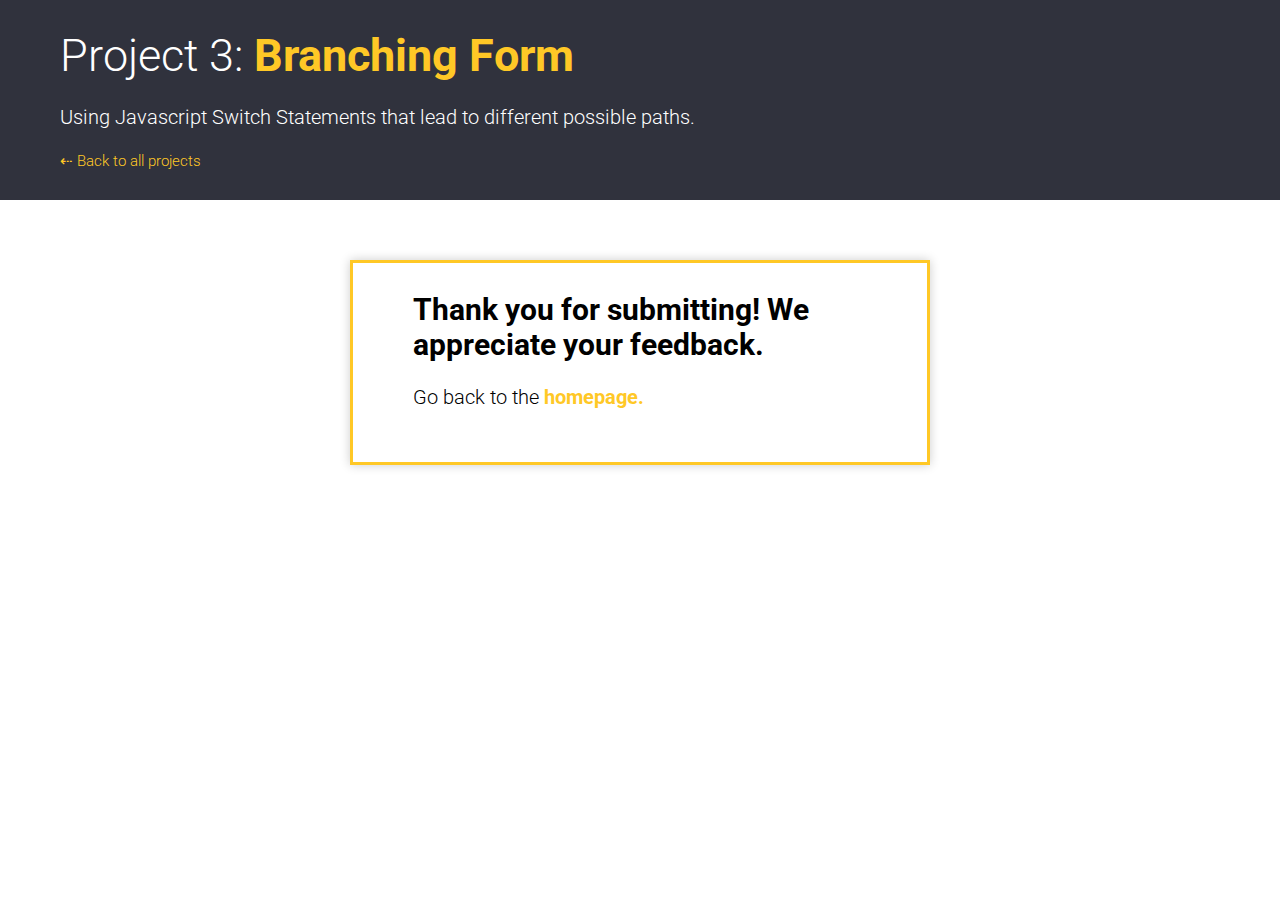
<file: thankyou.html>
<!doctype html>
<html>
	<head>
		<meta charset="UTF-8">
		<title>Project 3: JS & PHP Form</title>
		<link rel="stylesheet" type="text/css" href="css/normalize.css">
		<link rel="stylesheet" type="text/css" href="css/main.css">
		<link rel="stylesheet" type="text/css" href="css/branching-form.css">
		<link href="https://fonts.googleapis.com/css?family=Roboto:300,400,700" rel="stylesheet">
		<script type="text/javascript" src="js/branching-form.js"></script>
	</head>
	<body>
		<div id="container">
			<header>
				<div id="intro" class="wrapper">
					<h1>Project 3: <span id="project_name">Branching Form</span></h1>
					<p id="project-heading-text">Using Javascript Switch Statements that lead to different possible paths.</p>
					<a href="index.html" class="header-link" id="all_projects">⇠ Back to all projects</a>
				</div>
			</header>
			<section>
				<div class="wrapper">
					<div class="wrapper formWrapper"">
					<h2>Thank you for submitting! We appreciate your feedback.</h2>
					<p>Go back to the <a href="branching-form.html" class="formHome">homepage.</a></p>
					</div>					
				</div>
			</section>
		</div>
	</body> 
</html>
</file>
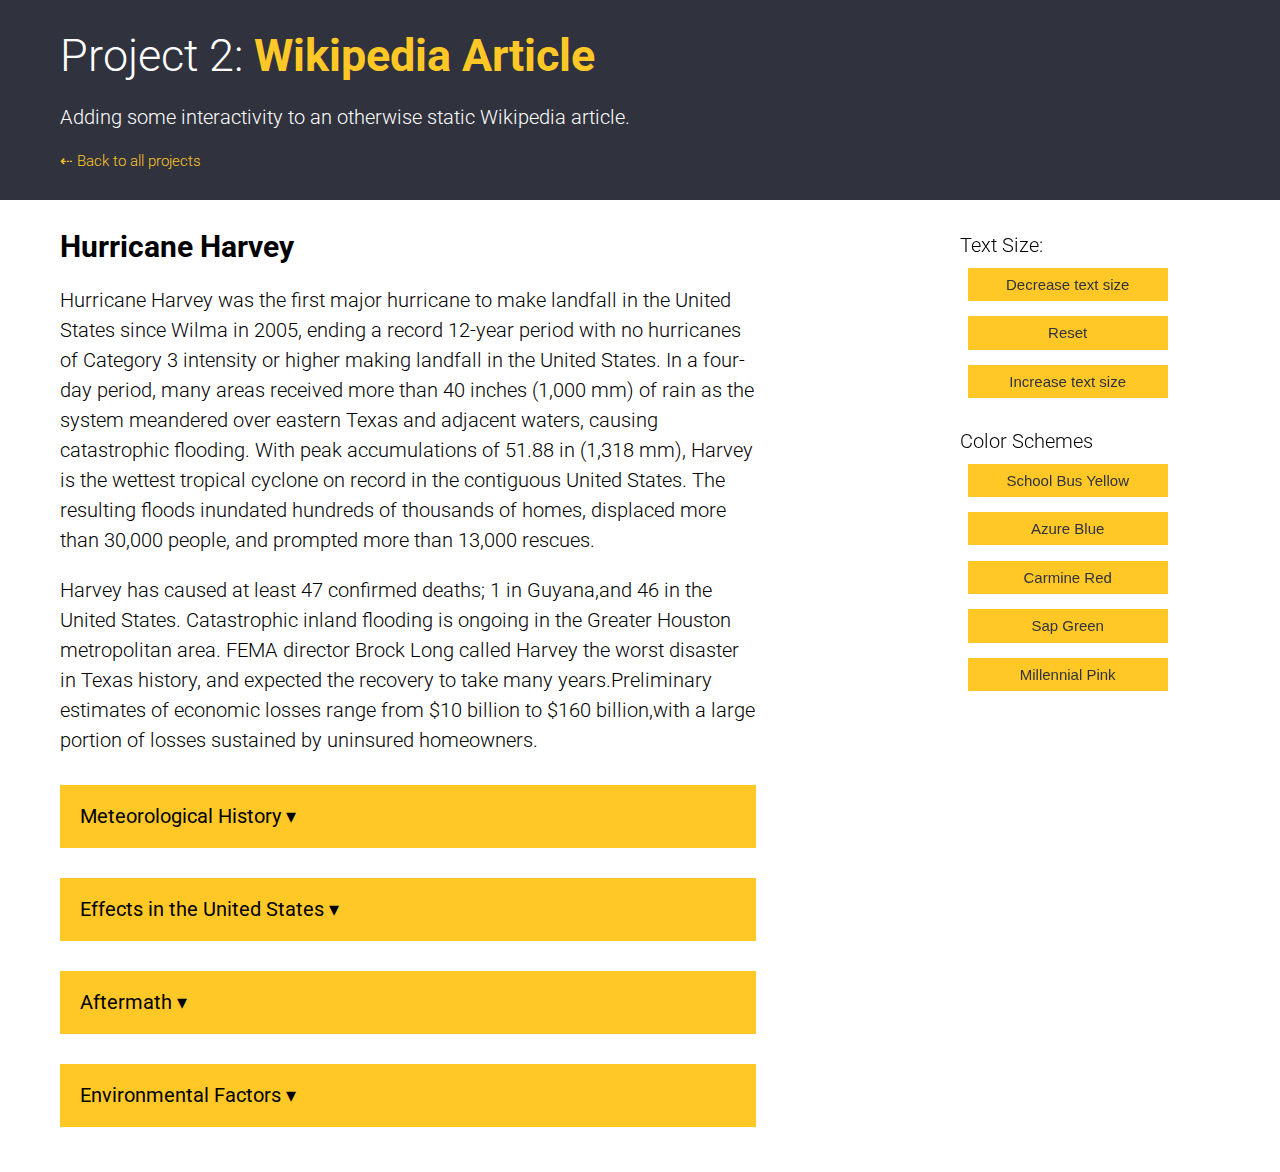
<file: wikipedia-viewer.html>
<!doctype html>
<html>
	<head>
		<meta charset="UTF-8">
		<title>Project 2: Wikipedia Article</title>
		<link rel="stylesheet" type="text/css" href="css/normalize.css">
		<link rel="stylesheet" type="text/css" href="css/main.css">
		<link rel="stylesheet" type="text/css" href="css/wikipedia.css">
		<link href="https://fonts.googleapis.com/css?family=Roboto:300,400,700" rel="stylesheet">
		<script type="text/javascript" src="js/wikipedia.js"></script>
	</head>
	<body>
		<div id="container">
			<header>
				<div id="intro" class="wrapper">
					<h1>Project 2: <span id="project_name">Wikipedia Article</span></h1>
					<p id="project-heading-text">Adding some interactivity to an otherwise static Wikipedia article.</p>
					<a href="index.html" class="header-link" id="all_projects">⇠ Back to all projects</a>
				</div>
			</header>
			<section>
				<div class="wrapper">
					<div id="article-heading">
						<article id="article-description">
							<h2>Hurricane Harvey</h2>
							<p>Hurricane Harvey was the first major hurricane to make landfall in the United States since Wilma in 2005, ending a record 12-year period with no hurricanes of Category 3 intensity or higher making landfall in the United States. In a four-day period, many areas received more than 40 inches (1,000 mm) of rain as the system meandered over eastern Texas and adjacent waters, causing catastrophic flooding. With peak accumulations of 51.88 in (1,318 mm), Harvey is the wettest tropical cyclone on record in the contiguous United States. The resulting floods inundated hundreds of thousands of homes, displaced more than 30,000 people, and prompted more than 13,000 rescues.</p>

							<p>Harvey has caused at least 47 confirmed deaths; 1 in Guyana,and 46 in the United States. Catastrophic inland flooding is ongoing in the Greater Houston metropolitan area. FEMA director Brock Long called Harvey the worst disaster in Texas history, and expected the recovery to take many years.Preliminary estimates of economic losses range from $10 billion to $160 billion,with a large portion of losses sustained by uninsured homeowners.</p>

							<h3 id="mHistory_heading" class="toggle_button" onclick="moreMHistory()">Meteorological History   ▾</h3>
							<div id="mHistory_text">
							<p>Early on August 13, the National Hurricane Center (NHC) began monitoring a tropical wave on the western coast of Africa. Amid favorable environmental conditions, the wave was expected to merge with a broad area of low pressure southwest of Cape Verde and gradually organize thereafter. Instead, the two disturbances remained separate, with the broad trough continuing westward and the tropical wave moving farther north. On August 17, shower and thunderstorm activity in association with the trough began to show signs of organization, while high-resolution satellite showed an increasingly defined low-level circulation. As such, the NHC initiated advisories on a potential tropical cyclone, allowing tropical storm watches and warnings to be hoisted for portions of the Lesser Antilles. An Air Force Reserve Hurricane Hunter aircraft deployed to the disturbance later that afternoon found a well-defined center and tropical storm-force winds, prompting the NHC to upgrade it to Tropical Storm Harvey at 21:00 UTC.</p>
							<img src="img/harvey_course.png">
							<p class="collapse_text" onclick="lessMHistory()">Close Tab</p>
							</div>
							<h3 id="effects_heading" class="toggle_button" onclick="moreEffects()">Effects in the United States   ▾</h3>
							<div id="effects_text">
							<p>Throughout Texas, more than 300,000 people were left without electricity and billions of dollars of property damage was sustained. At least 64 people were killed, though that number was expected to rise. By August 29, approximately 13,000 people had been rescued across the state while an estimated 30,000 were displaced. The refinery industry capacity was reduced, and oil and gas production was affected in the Gulf of Mexico and inland Texas. On Monday, various news outlets announced the closure of oil refineries ahead of Hurricane Harvey, creating an artificial fuel shortage. Panicked, motorists waited in long lines. Consequently, gas stations through the state were forced to close due to the rush.</p>

							<p>More than 48,700 homes were affected by Harvey throughout the state, including over 1,000 that were completely destroyed and more than 17,000 that sustained major damage; approximately 32,000 sustained minor damage. Nearly 700 businesses were damaged as well. Texas Department of Public Safety stated more than 185,000 homes were damaged and 9,000 destroyed.</p>
							<img src="img/harvey_effects.jpg">
							<p class="collapse_text" onclick="lessEffects()">Close Tab</p>
							</div>
							<h3 id="aftermath_heading" class="toggle_button" onclick="moreAftermath()">Aftermath   ▾</h3>
							<div id="aftermath_text">
							<p>Houston Mayor Sylvester Turner imposed a mandatory curfew on August 29 from 12 a.m. to 5 a.m. local time until further notice. He cited looting as the primary reason for the curfew. On August 29, President Trump, First Lady Melania Trump, and U.S. Senators John Cornyn and Ted Cruz toured damage in the Corpus Christi metropolitan area. President Trump made a formal request for $5.95 billion in federal funding on August 31 for affected areas, the vast majority of which would go to FEMA.</p>

							<p>Texas Governor Greg Abbott deployed the state's entire National Guard for search and rescue, recovery, and clean up operations due to the devastating damage caused by the storm and resulting floods. Other states' National Guard's have offered assistance, with several having already been sent. Meanwhile, the United States Immigration and Customs Enforcement assigned approximately 150 employees from around the country to assist with disaster relief efforts, while stating that no immigration enforcement operations would be conducted.</p>

							<p>Approximately 32,000 people were displaced in shelters across the state by August 31. The George R. Brown Convention Center, the state's largest shelter, reached capacity with 8,000 evacuees. The NRG Center opened as a large public shelter accordingly. More than 210,000 people registered with FEMA for disaster assistance.</p>
							<img src="img/harvey_aftermath.jpg">
							<p class="collapse_text" onclick="lessAftermath()">Close Tab</p>
							</div>
							<h3 id="environment_heading" class="toggle_button" onclick="moreEnvironment()">Environmental Factors   ▾</h3>
							<div id="environment_text">
							<p>The Geography of Houston places it in a low-lying part of the Gulf Coastal Plain, and its clay-based soils provide poor drainage. The climate of Houston brings very heavy rainfall, which together with tidal flood events means that there have been repeated floods in the city ever since its founding in 1836, though the flood control district founded in 1947, aided by the U.S. Army Corps of Engineers, managed to prevent statewide flooding for over fifty years. More recently, residents died in "historic flooding" in May 2015, and in the April 2016 "tax day floods". There is a tendency for storms to move very slowly over the region, and drop huge amounts of rain over an extended period, as occurred during Tropical Storm Claudette in 1979, and Tropical Storm Allison in 2001.</p>

							<p>The area is a very flat flood plain at shallow gradient, slowly draining rainwater through an intricate network of channels and bayous to the sea. The main waterways, the San Jacinto River and the Buffalo Bayou, meander slowly, laden with mud, and have little capacity for carrying water.</p>
							<img src="img/harvey_environment.jpg">
							<p class="collapse_text" onclick="lessEnvironment()">Close Tab</p>
							</div>
						</article>
						<div id="font-buttons">
							<p>Text Size:</p>
							<button class="btn" onclick="decreaseFontSize()">Decrease text size</button>
							<button class="btn" onclick="resetFontSize()">Reset</button>
							<button class="btn" onclick="increaseFontSize()">Increase text size</button>
							<p>Color Schemes</p>
							<button class="btn" onclick="schoolBusYellow()">School Bus Yellow</button>
							<button class="btn" onclick="azureBlue()">Azure Blue</button>
							<button class="btn" onclick="carmineRed()">Carmine Red</button>
							<button class="btn" onclick="sapGreen()">Sap Green</button>
							<button class="btn" onclick="millennialPink()">Millennial Pink</button>
						</div>
					</div>
				</div>
			</section>
		</div>
	</body> 
</html>
</file>
<file: css/main.css>
* {
	font-family: 'Roboto', 'Helvetica', sans-serif;
	box-sizing: border-box;
}

figure {
	margin: 0;
	padding: 0;
}

/* TYPOGRAPHY */

h1 {
	font-size: 45px;
	font-weight: 700;
	margin-bottom: 20px;
} 
h2 {
	font-size: 30px;
	font-weight: 700;
	margin: 0 0 20px 0;
} 
h3 {
	font-size: 20px;
	font-weight: 400;
	margin: 0 0 10px 0;
}
.btn {
	font-size: 15px;
	font-weight: 300;
	padding: 8px 20px;
	text-align: center;
	border: none;
	color: #30323d;
	background-color: #ffc826;
	width: 200px;
}
.btn:hover {
	background-color: #D1A41F;
	transition: all .3s ease;
}
p {
	font-size: 20px;
	line-height: 1.5;
	margin: 0 0 20px 0;
	font-weight: 300;
}
.project-copy {
	font-size: 16px;
	line-height: 1.5;
	margin: 15px 0 0 0;
}

a {
	text-decoration: none;
	color:  inherit;
}
.header-link {
	font-size: 15px;
	font-weight: 300;
	color: #ffc826;
}

/* CONTAINERS */

.wrapper {
	margin: 0 auto;
	max-width: 100%;
	padding: 30px 60px;
}

/* HEADER */

header {
	background-color: #30323d;
	color: #fff;
}

header h1 {
	font-weight: 300;
}

header span {
	color: #ffc826;
	font-weight: 700;
}

/* CARD */

ul {
	list-style: none;
	margin: 0;
	padding: 0;
	display: flex;
	flex-wrap: wrap;
	flex-direction: row;
}

.feed-item {
	width: calc(100% / 4);
	padding: 0 30px 0 0;
	margin: 30px 0 30px;
}

.card {
	box-shadow: 0 0 10px rgba(0, 0, 0, .2);
	border-radius: 10px;
}

.project-info {
	padding: 20px;	
}

.project-img {
	background-color: #30323d;
	border-radius: 10px 10px 0 0;
	height: 200px;
	width: 100%;
}

img {
	width: 100%;
	height: 100%;
	object-fit: cover;
	object-position: center;
	border-radius: 10px 10px 0 0;
}

.hvr-grow {
  display: inline-block;
  vertical-align: middle;
  -webkit-transform: perspective(1px) translateZ(0);
  transform: perspective(1px) translateZ(0);
  box-shadow: 0 0 1px transparent;
  -webkit-transition-duration: 0.3s;
  transition-duration: 0.3s;
  -webkit-transition-property: transform;
  transition-property: transform;
}
.hvr-grow:hover, .hvr-grow:focus, .hvr-grow:active {
  -webkit-transform: scale(1.1);
  transform: scale(1.05);
}

/* INTERACTIVE PAGE PROJECT */

.page-info {
	font-weight: 700;
	color: #ffc826;
}

.object-type {
	margin-bottom: 40px;
}

.object-info {
	padding-left: 30px;
}
.object-info p {
	font-size: 18px;
}

/* FOOTER */

footer {
	background-color: #30323d;
}

/* MEDIA QUERIES */

@media screen and (max-width: 1024px) {
	.feed-item {
		width: calc(100% / 3);
	}
}

@media screen and (max-width: 768px) {
	.feed-item {
		width: calc(100% / 2);
	}
}

/* Portrait */
@media screen and (max-width: 480px)  {
  	
  	.wrapper {
  		padding: 30px 40px;
  	}

  	.feed-item {
		width: calc(100% / 1);
		padding: 0;
	}
}
</file>
<file: css/branching-form.css>
.formWrapper {
	margin-top: 30px;
	max-width: 50%;
	border: 3px solid #ffc826;
	box-shadow: 0 0 10px rgba(0, 0, 0, .20);
}

#rating {
	width: 75%;
}

.formWrapper h3 {
	max-width: 75%;
	line-height: 1.5;
}

#response a {
	color: #ffc826;
}

.label-style {
	padding-right: 10px;
	font-size: 18px;
}

form input {
	outline: none;
	padding: 10px 15px;
	margin-top: 5px;
}

form input:focus {
	border: 1px solid #ffc826;
}

form textarea {
	outline: none;
}

form textarea:focus {
	border: 1px solid #ffc826;
}

.formHome {
	color: #ffc826;
	font-weight: 700;
}
</file>
<file: css/wikipedia.css>
#project-heading-text {
	font-size: 20px !important;
}

#article-heading {
	display: flex;
	justify-content: space-between;
}

#article-description {
	width: 60%;
}

#font-buttons {
	width: 30%;
	display: flex;
	flex-direction: column;
	position: fixed;
	left: 75%;
}

.btn {
	margin: 2%;
}

#font-buttons p {
	margin-bottom: 0;
}

#font-buttons > p:nth-child(5) {
	margin: 20px 0 0 0;
}

img {
	border-radius: 0;
	max-width: 100%;
	height: auto;
}

.collapse_text {
	/* color: #ffc826; */
	text-decoration: underline;
	margin: 20px 0;
	font-weight: 700;
	text-transform: uppercase;
	font-size: 16px;
}

/* METEROLOGICAL HISTORY */

.toggle_button {
	margin: 30px 0 15px 0;
	padding: 20px 20px;
	background-color: #ffc826;
}
#mHistory_text, #effects_text, #aftermath_text, #environment_text {
	display: none;
}
</file>
<file: css/slideshow.css>
body {
  padding-bottom: 10% ;
}

#galleryWrapper {
  width: 600px;
  height: auto;
  margin: 0 auto;
}

#gallery {
  max-width: 600px;
  height: 600px;
  position: relative;
  overflow: hidden;
}

#thumbnails {
  display: flex;
  justify-content: space-between;
  margin: 20px 0;
}

#thumbnails img {
  display: inline-block;
  width: 60px;
  height: 60px;
  cursor: pointer;
  opacity: .5;
  transition-duration: .2s;
}

#thumbnails img:hover {
  width: 70px;
  height: 70px;
  transition-duration: .2s;
}

#thumbnails img.active {
  width: 70px;
  height: 70px;
  opacity: 1;
  border: 3px solid #ffc826;
}

#gallery img {
  display: none;
  position: absolute;
  top: 0;
  left: 0;
  z-index: 1;
}

#gallery img.active {
  display: block;
}

#caption {
  position: absolute;
  bottom: 2%;
  left: 2%;
  z-index: 2;
  color: #ffc826;
  font-weight: bold;
  font-size: 1.5em;
  text-shadow: 1px 1px 1px black;
}

img {
  border-radius: 0;
}
</file>
